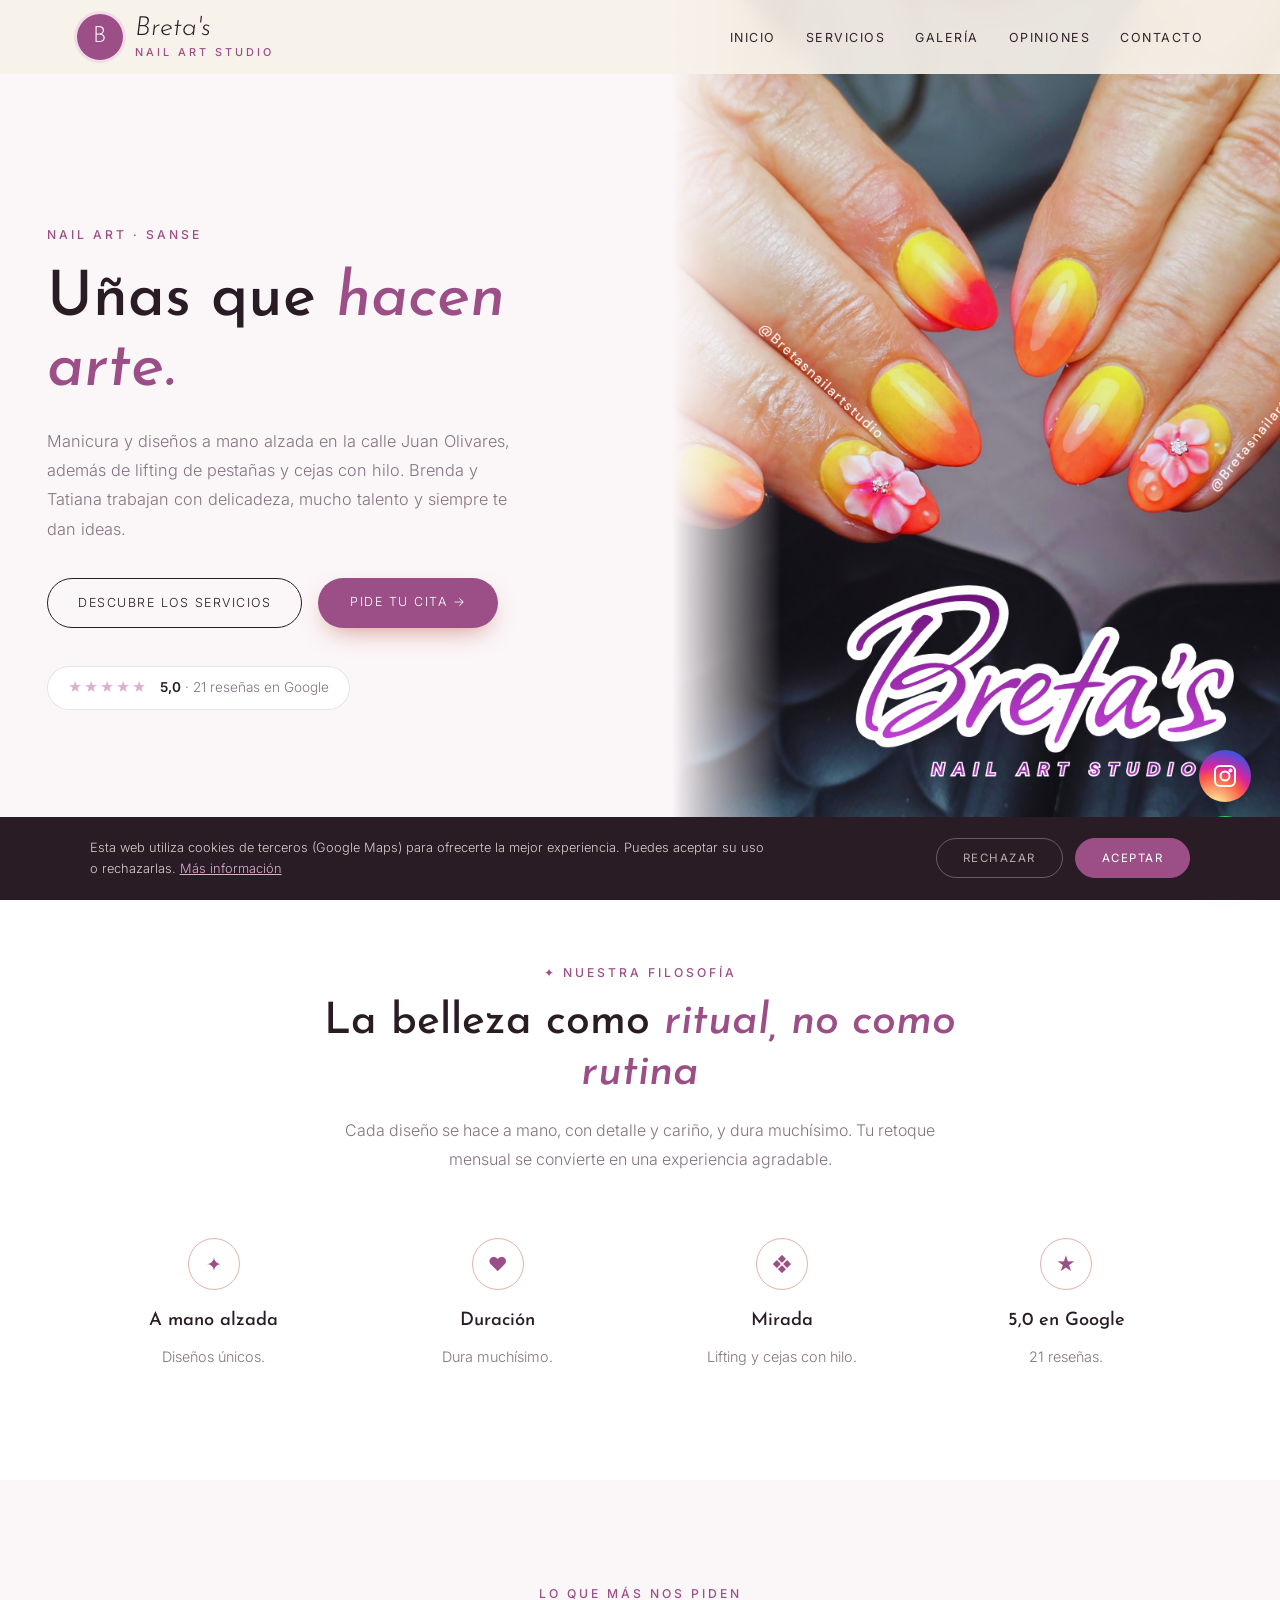
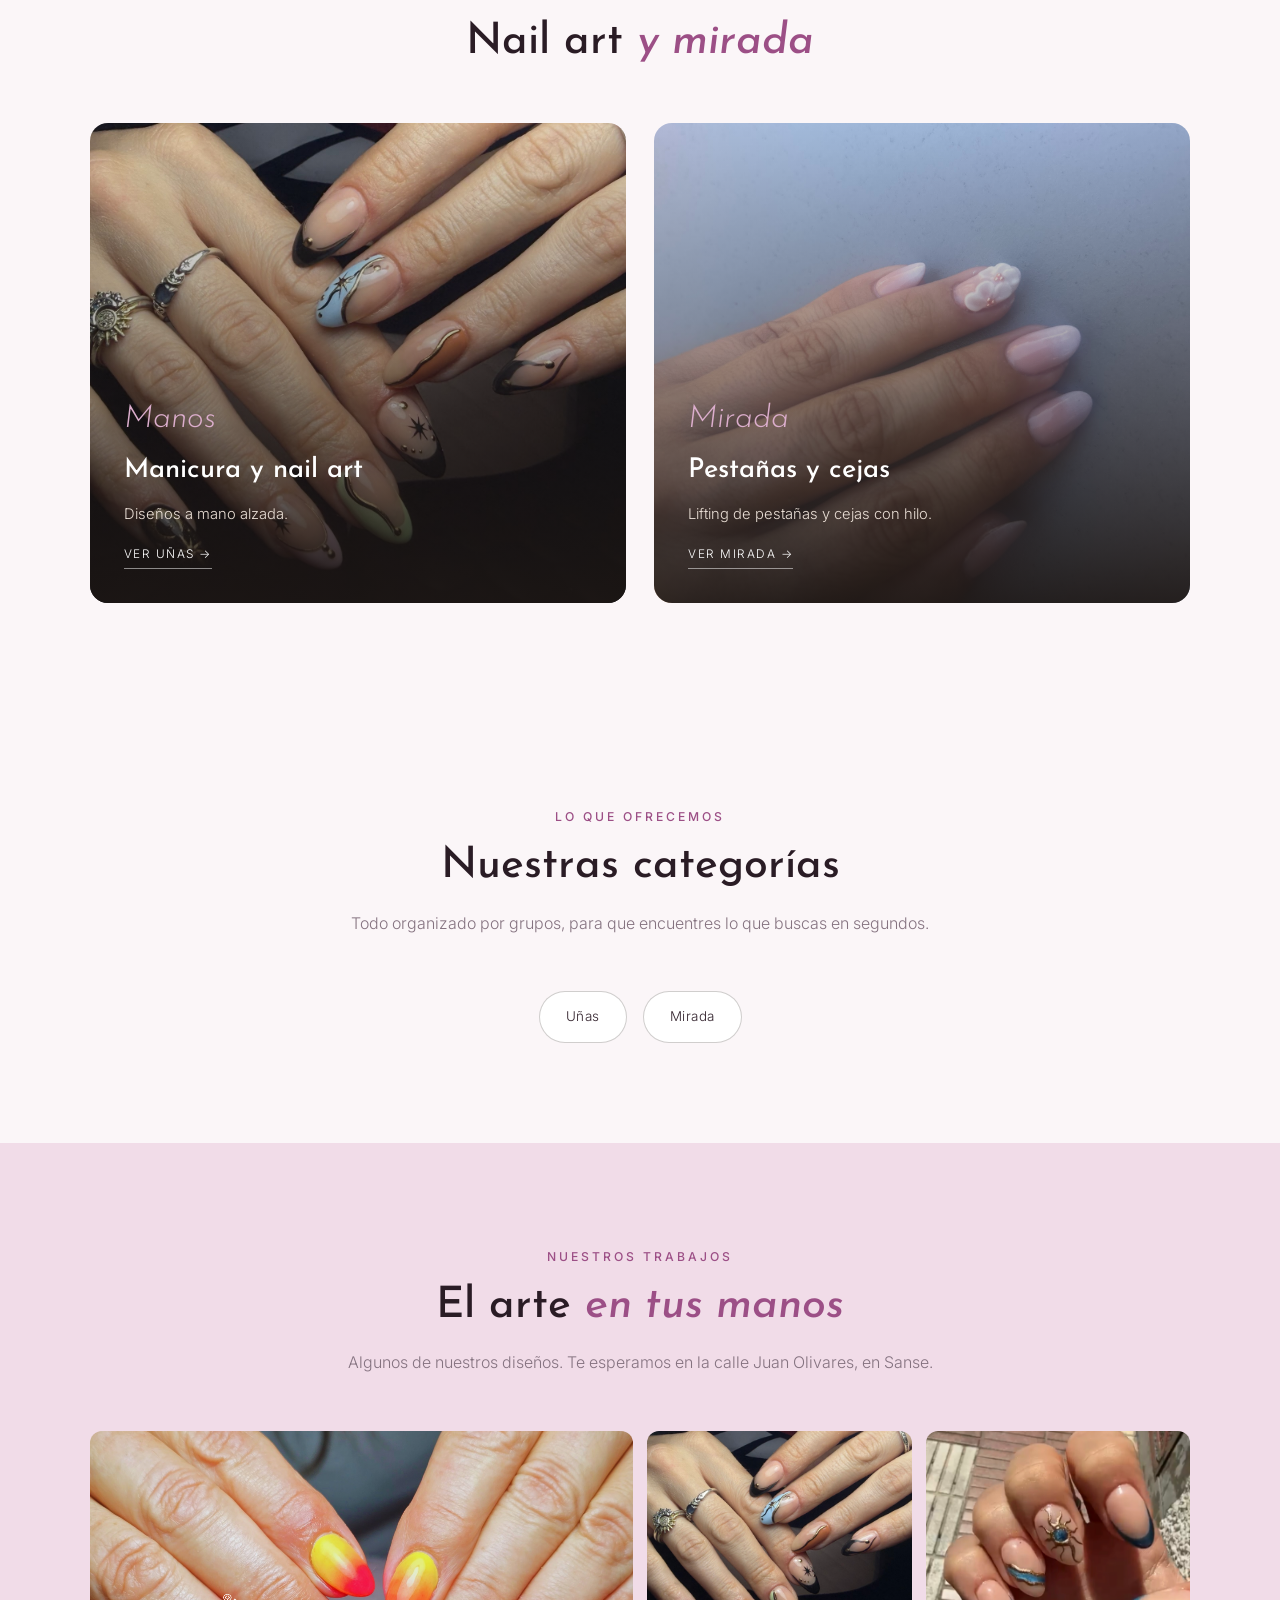
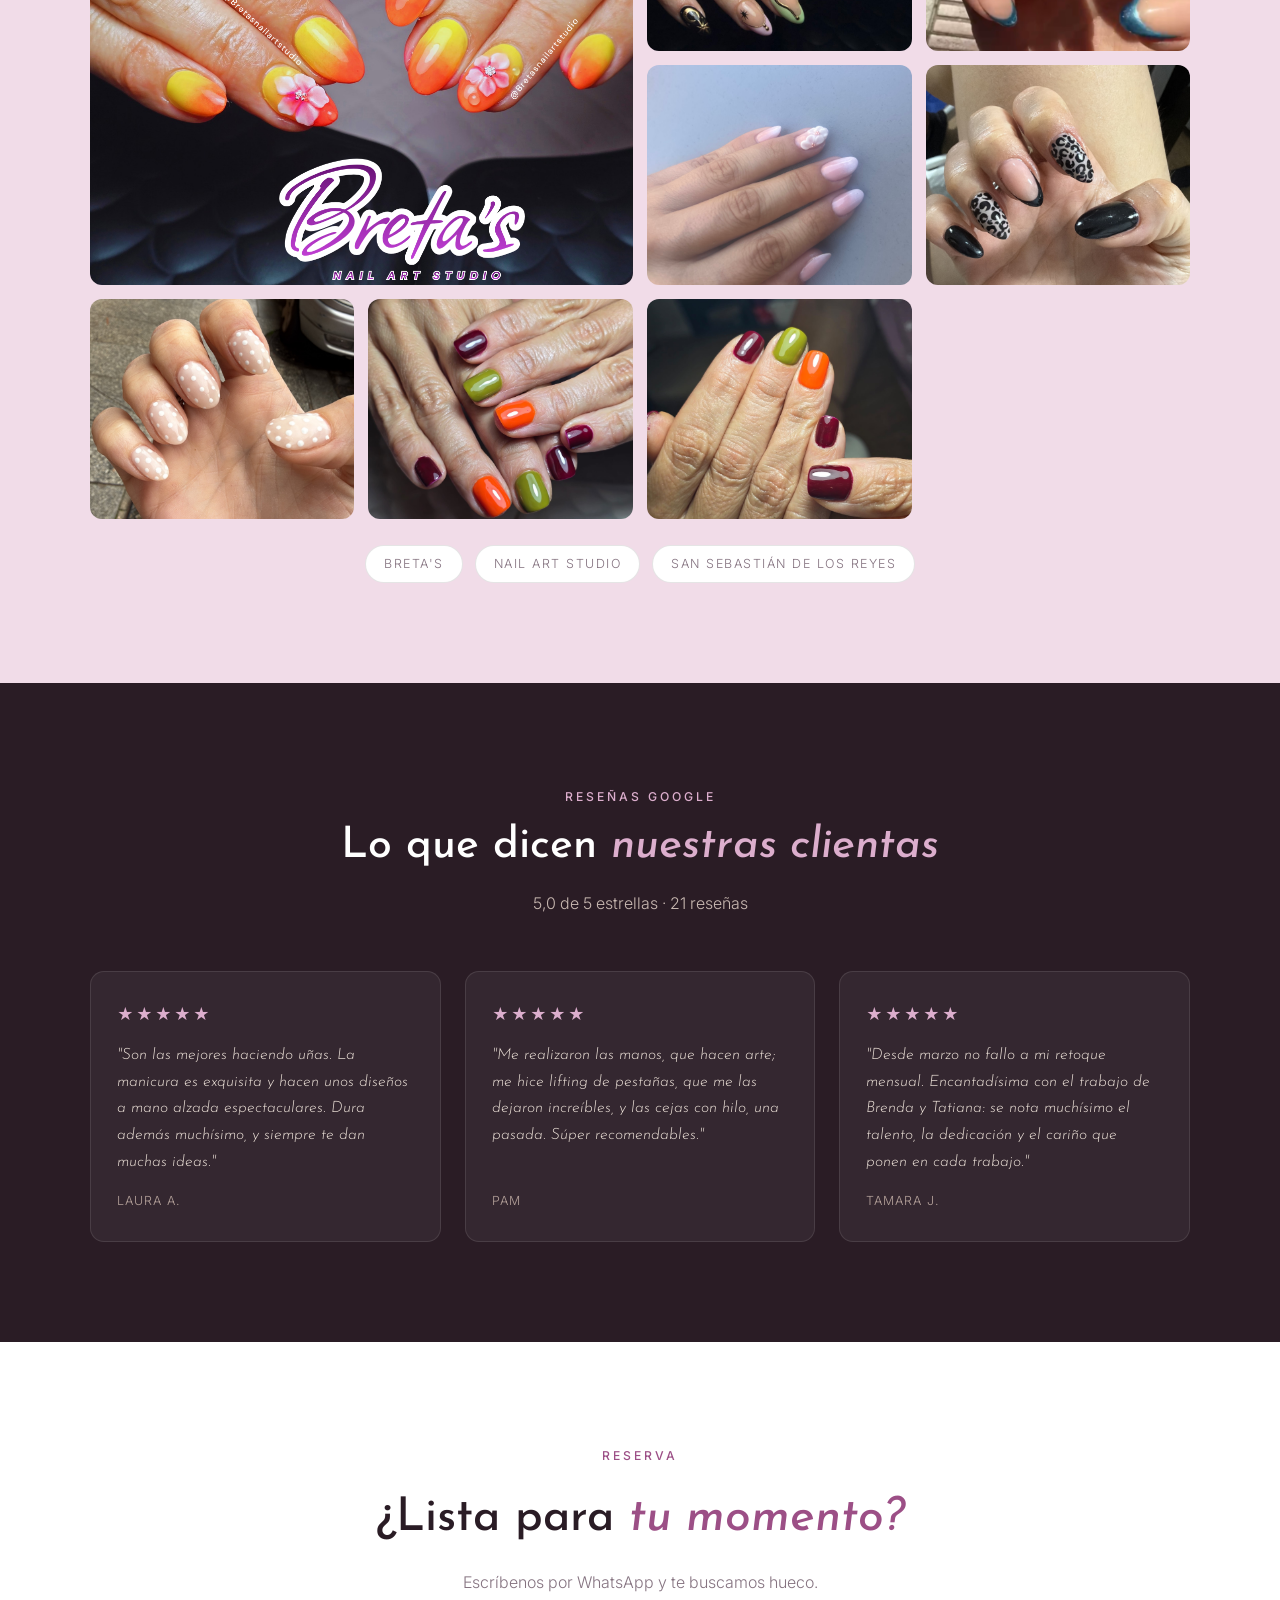
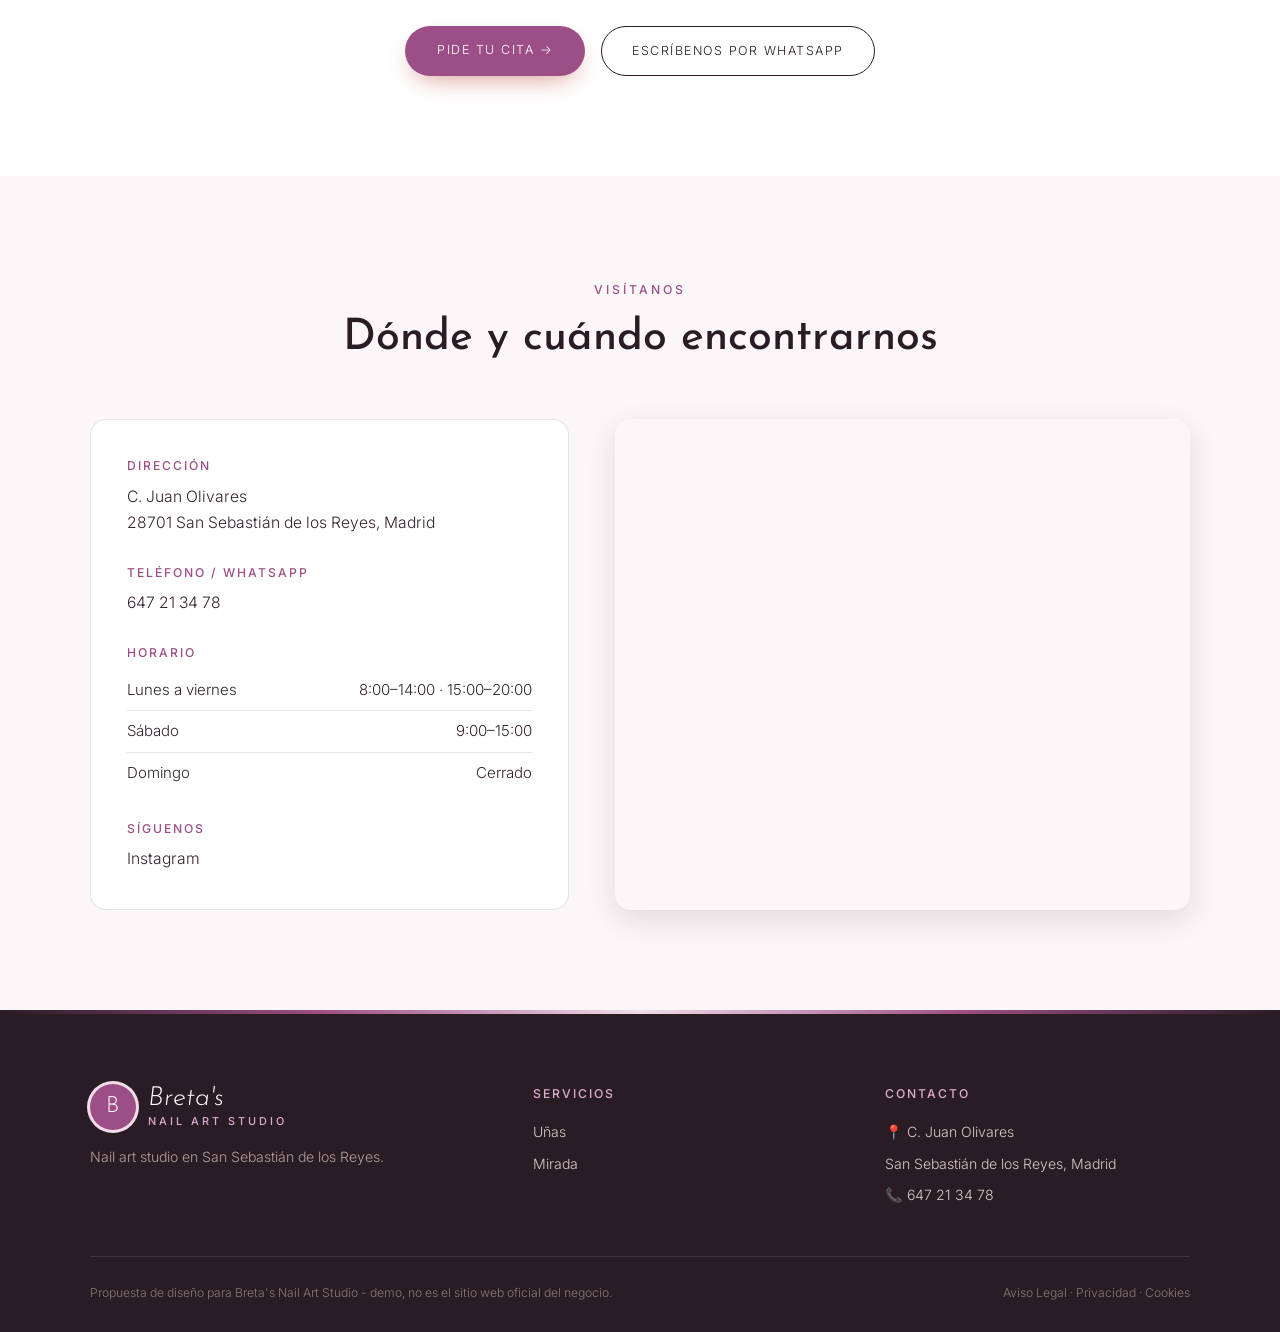
<file: index.html>
<!DOCTYPE html>
<html lang="es">
<head>
<meta charset="UTF-8">
<meta name="viewport" content="width=device-width, initial-scale=1.0">
<title>Breta's Nail Art Studio — Manicura y nail art a mano alzada en San Sebastián de los Reyes</title>
<meta name="description" content="Breta's Nail Art Studio, salón de manicura en C. Juan Olivares, San Sebastián de los Reyes. Manicura, diseños de uñas a mano alzada, lifting de pestañas y cejas con hilo con Brenda y Tatiana. 5,0★ con 21 reseñas en Google.">
<meta name="theme-color" content="#2a1c25">
<meta property="og:title" content="Breta's Nail Art Studio · San Sebastián de los Reyes">
<meta property="og:image" content="maps_01.jpg">

<link rel="preconnect" href="https://fonts.googleapis.com"><link rel="preconnect" href="https://fonts.gstatic.com" crossorigin><link href="https://fonts.googleapis.com/css2?family=Josefin+Sans:wght@400;600&family=Inter:wght@300;400;500;600&display=swap" rel="stylesheet">
<link rel="stylesheet" href="styles.css">
</head>
<body>

<header id="header">
  <a href="index.html" class="logo" aria-label="Breta's Nail Art Studio, inicio"><span class="logo-mark">B</span><span class="logo-text"><span class="script">Breta's</span><small>nail art studio</small></span></a>
  <nav id="nav" aria-label="Navegación principal"><ul><li><a href="index.html#inicio">Inicio</a></li><li><a href="servicios.html">Servicios</a></li><li><a href="index.html#galeria">Galería</a></li><li><a href="index.html#opiniones">Opiniones</a></li><li><a href="index.html#contacto">Contacto</a></li></ul></nav><button class="nav-toggle" id="navToggle" aria-label="Abrir menú">☰</button>
</header>

<section class="hero" id="inicio">
  <div class="hero-text">
    <span class="eyebrow">Nail art · Sanse</span>
    <h1>Uñas que <em>hacen arte.</em></h1>
    <p>Manicura y diseños a mano alzada en la calle Juan Olivares, además de lifting de pestañas y cejas con hilo. Brenda y Tatiana trabajan con delicadeza, mucho talento y siempre te dan ideas.</p>
    <div class="hero-ctas">
      <a href="servicios.html" class="btn-outline">Descubre los servicios</a>
      <a href="https://wa.me/34647213478?text=Hola%2C%20quiero%20pedir%20cita%20en%20Breta's%20Nail%20Art%20Studio" class="btn-solid" target="_blank" rel="noopener">Pide tu cita →</a>
    </div>
    <a class="hero-rating" href="https://www.google.com/maps/search/?api=1&query=Breta's+Nail+Art+Studio,+C.+Juan+Olivares,+San+Sebasti%C3%A1n+de+los+Reyes" target="_blank" rel="noopener"><span class="stars">★★★★★</span><span><strong>5,0</strong> · 21 reseñas en Google</span></a>
  </div>
  <div class="hero-img"><img src="maps_01.jpg" alt="Uñas degradadas con flores en Breta's Nail Art Studio" style="object-position:center 40%;"></div>
</section>

<section class="trust">
  <div class="section-head">
    <span class="eyebrow">✦ Nuestra filosofía</span>
    <h2>La belleza como <em>ritual, no como rutina</em></h2>
    <p>Cada diseño se hace a mano, con detalle y cariño, y dura muchísimo. Tu retoque mensual se convierte en una experiencia agradable.</p>
  </div>
  <div class="trust-grid">
    <div class="trust-card"><span class="trust-ic">✦</span><h3>A mano alzada</h3><p>Diseños únicos.</p></div>
    <div class="trust-card"><span class="trust-ic">♥</span><h3>Duración</h3><p>Dura muchísimo.</p></div>
    <div class="trust-card"><span class="trust-ic">❖</span><h3>Mirada</h3><p>Lifting y cejas con hilo.</p></div>
    <div class="trust-card"><span class="trust-ic">★</span><h3>5,0 en Google</h3><p>21 reseñas.</p></div>
  </div>
</section>

<section class="worlds">
  <div class="section-head">
    <span class="eyebrow">Lo que más nos piden</span>
    <h2>Nail art <em>y mirada</em></h2>
  </div>
  <div class="worlds-grid">
    <a href="servicios.html#unas" class="world-card"><img src="maps_03.jpg" alt="Manicura y nail art"><div class="world-text"><span class="script">Manos</span><h3>Manicura y nail art</h3><p>Diseños a mano alzada.</p><span class="world-link">Ver uñas →</span></div></a>
    <a href="servicios.html#mirada" class="world-card"><img src="maps_10.jpg" alt="Pestañas y cejas"><div class="world-text"><span class="script">Mirada</span><h3>Pestañas y cejas</h3><p>Lifting de pestañas y cejas con hilo.</p><span class="world-link">Ver mirada →</span></div></a>
  </div>
</section>

<section>
  <div class="section-head">
    <span class="eyebrow">Lo que ofrecemos</span>
    <h2>Nuestras categorías</h2>
    <p>Todo organizado por grupos, para que encuentres lo que buscas en segundos.</p>
  </div>
  <div class="cat-pills">
    <a href="servicios.html#unas" class="cat-pill">Uñas</a>
    <a href="servicios.html#mirada" class="cat-pill">Mirada</a>
  </div>
</section>

<section class="gallery-wrap" id="galeria">
  <div class="section-head">
    <span class="eyebrow">Nuestros trabajos</span>
    <h2>El arte <em>en tus manos</em></h2>
    <p>Algunos de nuestros diseños. Te esperamos en la calle Juan Olivares, en Sanse.</p>
  </div>
  <div class="gallery">
    <figure class="big"><img src="maps_01.jpg" alt="Degradado con flores en relieve" loading="lazy"></figure>
    <figure><img src="maps_03.jpg" alt="Diseño de estrellas y líneas doradas" loading="lazy"></figure>
    <figure><img src="maps_04.jpg" alt="Francesa azul con sol dorado" loading="lazy"></figure>
    <figure><img src="maps_10.jpg" alt="Rosa con flor en relieve" loading="lazy"></figure>
    <figure><img src="maps_07.jpg" alt="Animal print y francesa negra" loading="lazy"></figure>
    <figure><img src="maps_08.jpg" alt="Lunares blancos" loading="lazy"></figure>
    <figure><img src="maps_02.jpg" alt="Colores de otoño" loading="lazy"></figure>
    <figure><img src="maps_05.jpg" alt="Manicura en tonos de otoño" loading="lazy"></figure>
  </div>
  <div class="brands"><span>Breta's</span><span>Nail Art Studio</span><span>San Sebastián de los Reyes</span></div>
</section>

<section class="reviews-wrap" id="opiniones">
  <div class="section-head">
    <span class="eyebrow">Reseñas Google</span>
    <h2>Lo que dicen <em>nuestras clientas</em></h2>
    <p>5,0 de 5 estrellas · 21 reseñas</p>
  </div>
  <div class="review-grid">
    <div class="review-card"><div class="stars">★★★★★</div><p>"Son las mejores haciendo uñas. La manicura es exquisita y hacen unos diseños a mano alzada espectaculares. Dura además muchísimo, y siempre te dan muchas ideas."</p><cite>Laura A.</cite></div>
    <div class="review-card"><div class="stars">★★★★★</div><p>"Me realizaron las manos, que hacen arte; me hice lifting de pestañas, que me las dejaron increíbles, y las cejas con hilo, una pasada. Súper recomendables."</p><cite>Pam</cite></div>
    <div class="review-card"><div class="stars">★★★★★</div><p>"Desde marzo no fallo a mi retoque mensual. Encantadísima con el trabajo de Brenda y Tatiana: se nota muchísimo el talento, la dedicación y el cariño que ponen en cada trabajo."</p><cite>Tamara J.</cite></div>
  </div>
</section>

<section class="cta-section">
  <span class="eyebrow">Reserva</span>
  <h2>¿Lista para <em>tu momento?</em></h2>
  <p>Escríbenos por WhatsApp y te buscamos hueco.</p>
  <div class="cta-row">
    <a href="https://wa.me/34647213478?text=Hola%2C%20quiero%20pedir%20cita%20en%20Breta's%20Nail%20Art%20Studio" class="btn-solid" target="_blank" rel="noopener">Pide tu cita →</a>
    <a href="https://wa.me/34647213478?text=Hola%2C%20quiero%20pedir%20cita%20en%20Breta's%20Nail%20Art%20Studio" class="btn-outline" target="_blank" rel="noopener">Escríbenos por WhatsApp</a>
  </div>
</section>

<section class="contact-section" id="contacto">
  <div class="section-head">
    <span class="eyebrow">Visítanos</span>
    <h2>Dónde y cuándo encontrarnos</h2>
  </div>
  <div class="contact-grid">
    <div class="contact-info">
      <div class="contact-block"><h3>Dirección</h3><p>C. Juan Olivares<br>28701 San Sebastián de los Reyes, Madrid</p></div>
      <div class="contact-block"><h3>Teléfono / WhatsApp</h3><p><a href="tel:+34647213478">647 21 34 78</a></p></div>
      <div class="contact-block"><h3>Horario</h3><ul class="hours-list"><li><span>Lunes a viernes</span><span>8:00–14:00 · 15:00–20:00</span></li><li><span>Sábado</span><span>9:00–15:00</span></li><li><span>Domingo</span><span>Cerrado</span></li></ul></div>
      <div class="contact-block"><h3>Síguenos</h3><p><a href="https://www.instagram.com/bretasnailart.studio/" target="_blank" rel="noopener">Instagram</a></p></div>
    </div>
    <div class="contact-map">
      <iframe title="Mapa de Breta's Nail Art Studio" src="https://www.google.com/maps?q=Breta's+Nail+Art+Studio,+C.+Juan+Olivares,+San+Sebasti%C3%A1n+de+los+Reyes&output=embed" width="100%" height="100%" style="border:0;" allowfullscreen="" loading="lazy" referrerpolicy="no-referrer-when-downgrade"></iframe>
    </div>
  </div>
</section>

<footer>
  <div class="footer-grid">
    <div class="footer-brand">
      <a href="index.html" class="logo light"><span class="logo-mark">B</span><span class="logo-text"><span class="script">Breta's</span><small>nail art studio</small></span></a>
      <p>Nail art studio en San Sebastián de los Reyes.</p>
    </div>
    <div><h4>Servicios</h4><ul><li><a href="servicios.html#unas">Uñas</a></li><li><a href="servicios.html#mirada">Mirada</a></li></ul></div>
    <div><h4>Contacto</h4><ul><li>📍 C. Juan Olivares</li><li>San Sebastián de los Reyes, Madrid</li><li>📞 <a href="tel:+34647213478">647 21 34 78</a></li></ul></div>
  </div>
  <div class="footer-bottom">
    <span>Propuesta de diseño para Breta's Nail Art Studio - demo, no es el sitio web oficial del negocio.</span>
    <span><a href="aviso-legal.html">Aviso Legal</a> &middot; <a href="politica-privacidad.html">Privacidad</a> &middot; <a href="politica-cookies.html">Cookies</a></span>
  </div>
</footer>

<div id="cookie-banner" class="cookie-banner"><p>Esta web utiliza cookies de terceros (Google Maps) para ofrecerte la mejor experiencia. Puedes aceptar su uso o rechazarlas. <a href="politica-cookies.html">Más información</a></p><div class="cookie-actions"><button onclick="setCookieChoice('rejected')" class="ck-reject">Rechazar</button><button onclick="setCookieChoice('accepted')" class="ck-accept">Aceptar</button></div></div>
<div class="social-fabs"><a class="ig-fab" href="https://www.instagram.com/bretasnailart.studio/" target="_blank" rel="noopener" aria-label="Visitar Instagram"><svg width="24" height="24" viewBox="0 0 24 24" fill="none" stroke="white" stroke-width="2"><rect x="2" y="2" width="20" height="20" rx="5"/><circle cx="12" cy="12" r="4.5"/><circle cx="17.5" cy="6.5" r="1" fill="white"/></svg></a><a class="wa-fab" href="https://wa.me/34647213478?text=Hola%2C%20quiero%20pedir%20cita%20en%20Breta's%20Nail%20Art%20Studio" target="_blank" rel="noopener" aria-label="Escribir por WhatsApp"><svg width="28" height="28" viewBox="0 0 24 24" fill="white"><path d="M17.5 14.4c-.3-.1-1.8-.9-2-1s-.5-.1-.7.1-.8 1-.9 1.2-.3.2-.6.1a8.2 8.2 0 0 1-2.4-1.5 9 9 0 0 1-1.7-2.1c-.2-.3 0-.5.1-.6l.4-.5.3-.5v-.5l-.9-2.2c-.2-.6-.5-.5-.7-.5h-.6a1.1 1.1 0 0 0-.8.4 3.4 3.4 0 0 0-1 2.5 5.9 5.9 0 0 0 1.2 3.1 13.5 13.5 0 0 0 5.2 4.6c2.6 1 2.6.7 3.1.6a2.6 2.6 0 0 0 1.7-1.2 2.1 2.1 0 0 0 .2-1.2c-.1-.1-.3-.2-.6-.3ZM12 21.8a9.8 9.8 0 0 1-5-1.4l-.4-.2-3.7 1 1-3.6-.2-.4A9.8 9.8 0 1 1 12 21.8Zm8.4-18.3A11.8 11.8 0 0 0 1.8 17.7L.2 23.8l6.3-1.6a11.8 11.8 0 0 0 5.6 1.4A11.8 11.8 0 0 0 20.4 3.5Z"/></svg></a></div>
<script src="main.js"></script>
</body>
</html>
</file>
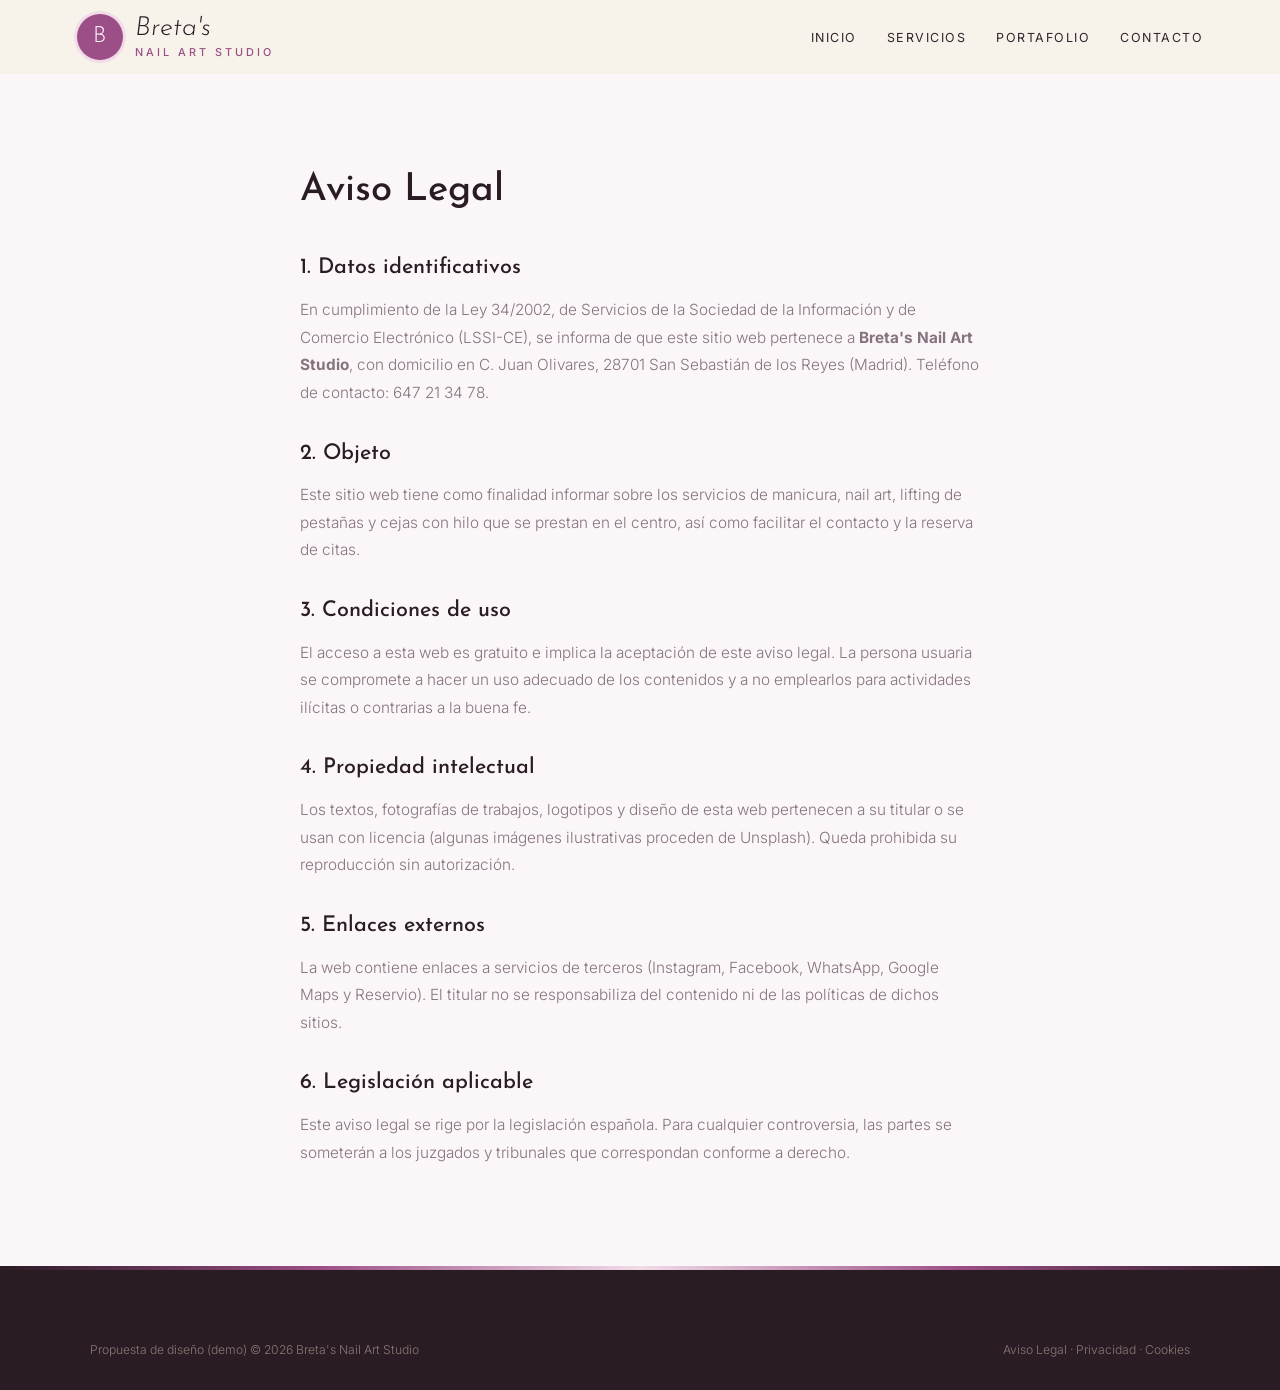
<file: aviso-legal.html>
<!DOCTYPE html>
<html lang="es">
<head>
<meta charset="UTF-8">
<meta name="viewport" content="width=device-width, initial-scale=1.0">
<title>Aviso Legal — Breta's Nail Art Studio</title>
<meta name="robots" content="noindex">

<link rel="preconnect" href="https://fonts.googleapis.com">
<link href="https://fonts.googleapis.com/css2?family=Josefin+Sans:wght@400;600&family=Inter:wght@300;400;500;600&display=swap" rel="stylesheet">
<link rel="stylesheet" href="styles.css">
</head>
<body>
<header id="header" class="scrolled">
  <a href="index.html" class="logo" aria-label="Breta's Nail Art Studio, inicio">
    <span class="logo-mark">B</span>
    <span class="logo-text"><span class="script">Breta's</span><small>nail art studio</small></span>
  </a>
  <nav id="nav" aria-label="Navegación principal">
    <ul>
      <li><a href="index.html#inicio">Inicio</a></li>
      <li><a href="servicios.html">Servicios</a></li>
      <li><a href="portafolio.html">Portafolio</a></li>
      <li><a href="index.html#contacto">Contacto</a></li>
    </ul>
  </nav>
  <button class="nav-toggle" id="navToggle" aria-label="Abrir menú">☰</button>
</header>
<main class="legal"><h1>Aviso Legal</h1>
<h2>1. Datos identificativos</h2>
<p>En cumplimiento de la Ley 34/2002, de Servicios de la Sociedad de la Información y de Comercio Electrónico (LSSI-CE), se informa de que este sitio web pertenece a <strong>Breta's Nail Art Studio</strong>, con domicilio en C. Juan Olivares, 28701 San Sebastián de los Reyes (Madrid). Teléfono de contacto: 647 21 34 78.</p>
<h2>2. Objeto</h2>
<p>Este sitio web tiene como finalidad informar sobre los servicios de manicura, nail art, lifting de pestañas y cejas con hilo que se prestan en el centro, así como facilitar el contacto y la reserva de citas.</p>
<h2>3. Condiciones de uso</h2>
<p>El acceso a esta web es gratuito e implica la aceptación de este aviso legal. La persona usuaria se compromete a hacer un uso adecuado de los contenidos y a no emplearlos para actividades ilícitas o contrarias a la buena fe.</p>
<h2>4. Propiedad intelectual</h2>
<p>Los textos, fotografías de trabajos, logotipos y diseño de esta web pertenecen a su titular o se usan con licencia (algunas imágenes ilustrativas proceden de Unsplash). Queda prohibida su reproducción sin autorización.</p>
<h2>5. Enlaces externos</h2>
<p>La web contiene enlaces a servicios de terceros (Instagram, Facebook, WhatsApp, Google Maps y Reservio). El titular no se responsabiliza del contenido ni de las políticas de dichos sitios.</p>
<h2>6. Legislación aplicable</h2>
<p>Este aviso legal se rige por la legislación española. Para cualquier controversia, las partes se someterán a los juzgados y tribunales que correspondan conforme a derecho.</p></main>
<footer>
  <div class="footer-bottom" style="margin-top:0">
    <span>Propuesta de diseño (demo) © 2026 Breta's Nail Art Studio</span>
    <span><a href="aviso-legal.html">Aviso Legal</a> &middot; <a href="politica-privacidad.html">Privacidad</a> &middot; <a href="politica-cookies.html">Cookies</a></span>
  </div>
</footer>
<script src="main.js"></script>
</body>
</html>
</file>
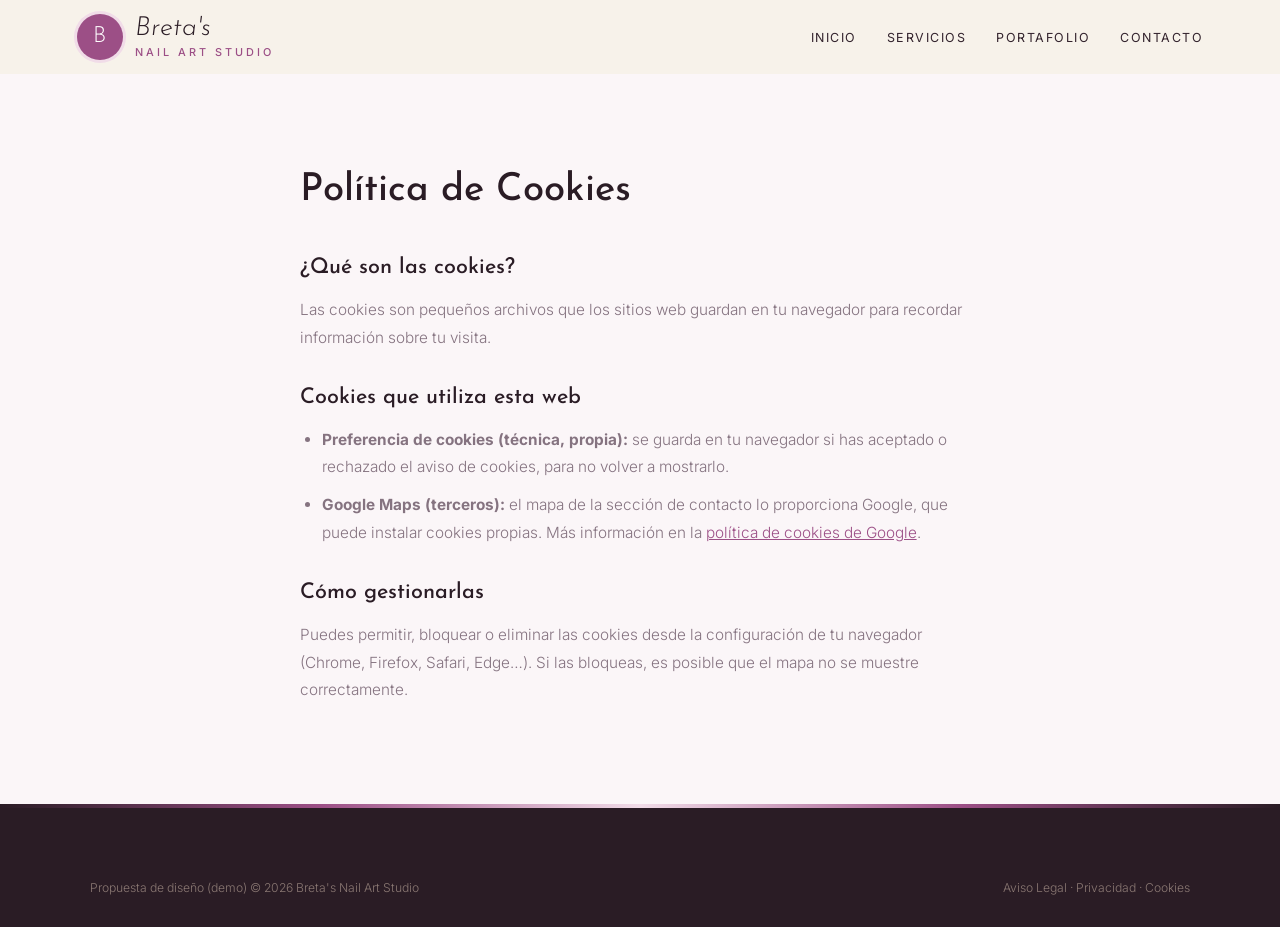
<file: politica-cookies.html>
<!DOCTYPE html>
<html lang="es">
<head>
<meta charset="UTF-8">
<meta name="viewport" content="width=device-width, initial-scale=1.0">
<title>Política de Cookies — Breta's Nail Art Studio</title>
<meta name="robots" content="noindex">

<link rel="preconnect" href="https://fonts.googleapis.com">
<link href="https://fonts.googleapis.com/css2?family=Josefin+Sans:wght@400;600&family=Inter:wght@300;400;500;600&display=swap" rel="stylesheet">
<link rel="stylesheet" href="styles.css">
</head>
<body>
<header id="header" class="scrolled">
  <a href="index.html" class="logo" aria-label="Breta's Nail Art Studio, inicio">
    <span class="logo-mark">B</span>
    <span class="logo-text"><span class="script">Breta's</span><small>nail art studio</small></span>
  </a>
  <nav id="nav" aria-label="Navegación principal">
    <ul>
      <li><a href="index.html#inicio">Inicio</a></li>
      <li><a href="servicios.html">Servicios</a></li>
      <li><a href="portafolio.html">Portafolio</a></li>
      <li><a href="index.html#contacto">Contacto</a></li>
    </ul>
  </nav>
  <button class="nav-toggle" id="navToggle" aria-label="Abrir menú">☰</button>
</header>
<main class="legal"><h1>Política de Cookies</h1>
<h2>¿Qué son las cookies?</h2>
<p>Las cookies son pequeños archivos que los sitios web guardan en tu navegador para recordar información sobre tu visita.</p>
<h2>Cookies que utiliza esta web</h2>
<ul>
<li><strong>Preferencia de cookies (técnica, propia):</strong> se guarda en tu navegador si has aceptado o rechazado el aviso de cookies, para no volver a mostrarlo.</li>
<li><strong>Google Maps (terceros):</strong> el mapa de la sección de contacto lo proporciona Google, que puede instalar cookies propias. Más información en la <a href="https://policies.google.com/technologies/cookies" target="_blank" rel="noopener">política de cookies de Google</a>.</li>
</ul>
<h2>Cómo gestionarlas</h2>
<p>Puedes permitir, bloquear o eliminar las cookies desde la configuración de tu navegador (Chrome, Firefox, Safari, Edge…). Si las bloqueas, es posible que el mapa no se muestre correctamente.</p></main>
<footer>
  <div class="footer-bottom" style="margin-top:0">
    <span>Propuesta de diseño (demo) © 2026 Breta's Nail Art Studio</span>
    <span><a href="aviso-legal.html">Aviso Legal</a> &middot; <a href="politica-privacidad.html">Privacidad</a> &middot; <a href="politica-cookies.html">Cookies</a></span>
  </div>
</footer>
<script src="main.js"></script>
</body>
</html>
</file>
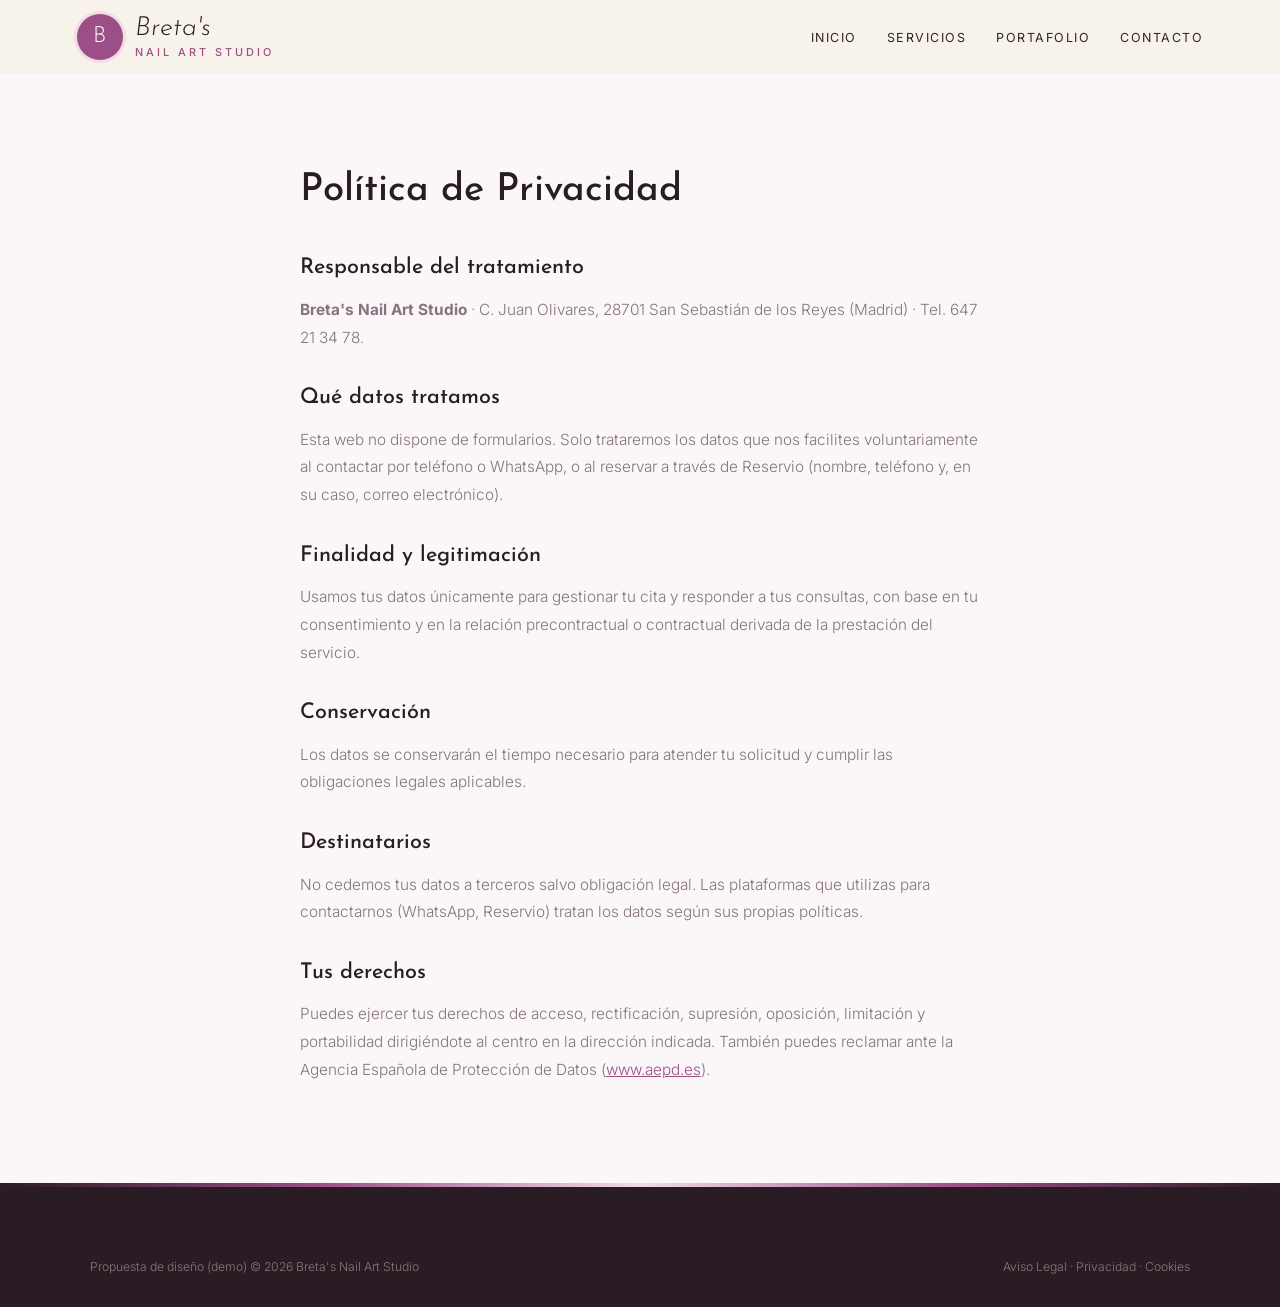
<file: politica-privacidad.html>
<!DOCTYPE html>
<html lang="es">
<head>
<meta charset="UTF-8">
<meta name="viewport" content="width=device-width, initial-scale=1.0">
<title>Política de Privacidad — Breta's Nail Art Studio</title>
<meta name="robots" content="noindex">

<link rel="preconnect" href="https://fonts.googleapis.com">
<link href="https://fonts.googleapis.com/css2?family=Josefin+Sans:wght@400;600&family=Inter:wght@300;400;500;600&display=swap" rel="stylesheet">
<link rel="stylesheet" href="styles.css">
</head>
<body>
<header id="header" class="scrolled">
  <a href="index.html" class="logo" aria-label="Breta's Nail Art Studio, inicio">
    <span class="logo-mark">B</span>
    <span class="logo-text"><span class="script">Breta's</span><small>nail art studio</small></span>
  </a>
  <nav id="nav" aria-label="Navegación principal">
    <ul>
      <li><a href="index.html#inicio">Inicio</a></li>
      <li><a href="servicios.html">Servicios</a></li>
      <li><a href="portafolio.html">Portafolio</a></li>
      <li><a href="index.html#contacto">Contacto</a></li>
    </ul>
  </nav>
  <button class="nav-toggle" id="navToggle" aria-label="Abrir menú">☰</button>
</header>
<main class="legal"><h1>Política de Privacidad</h1>
<h2>Responsable del tratamiento</h2>
<p><strong>Breta's Nail Art Studio</strong> · C. Juan Olivares, 28701 San Sebastián de los Reyes (Madrid) · Tel. 647 21 34 78.</p>
<h2>Qué datos tratamos</h2>
<p>Esta web no dispone de formularios. Solo trataremos los datos que nos facilites voluntariamente al contactar por teléfono o WhatsApp, o al reservar a través de Reservio (nombre, teléfono y, en su caso, correo electrónico).</p>
<h2>Finalidad y legitimación</h2>
<p>Usamos tus datos únicamente para gestionar tu cita y responder a tus consultas, con base en tu consentimiento y en la relación precontractual o contractual derivada de la prestación del servicio.</p>
<h2>Conservación</h2>
<p>Los datos se conservarán el tiempo necesario para atender tu solicitud y cumplir las obligaciones legales aplicables.</p>
<h2>Destinatarios</h2>
<p>No cedemos tus datos a terceros salvo obligación legal. Las plataformas que utilizas para contactarnos (WhatsApp, Reservio) tratan los datos según sus propias políticas.</p>
<h2>Tus derechos</h2>
<p>Puedes ejercer tus derechos de acceso, rectificación, supresión, oposición, limitación y portabilidad dirigiéndote al centro en la dirección indicada. También puedes reclamar ante la Agencia Española de Protección de Datos (<a href="https://www.aepd.es" target="_blank" rel="noopener">www.aepd.es</a>).</p></main>
<footer>
  <div class="footer-bottom" style="margin-top:0">
    <span>Propuesta de diseño (demo) © 2026 Breta's Nail Art Studio</span>
    <span><a href="aviso-legal.html">Aviso Legal</a> &middot; <a href="politica-privacidad.html">Privacidad</a> &middot; <a href="politica-cookies.html">Cookies</a></span>
  </div>
</footer>
<script src="main.js"></script>
</body>
</html>
</file>
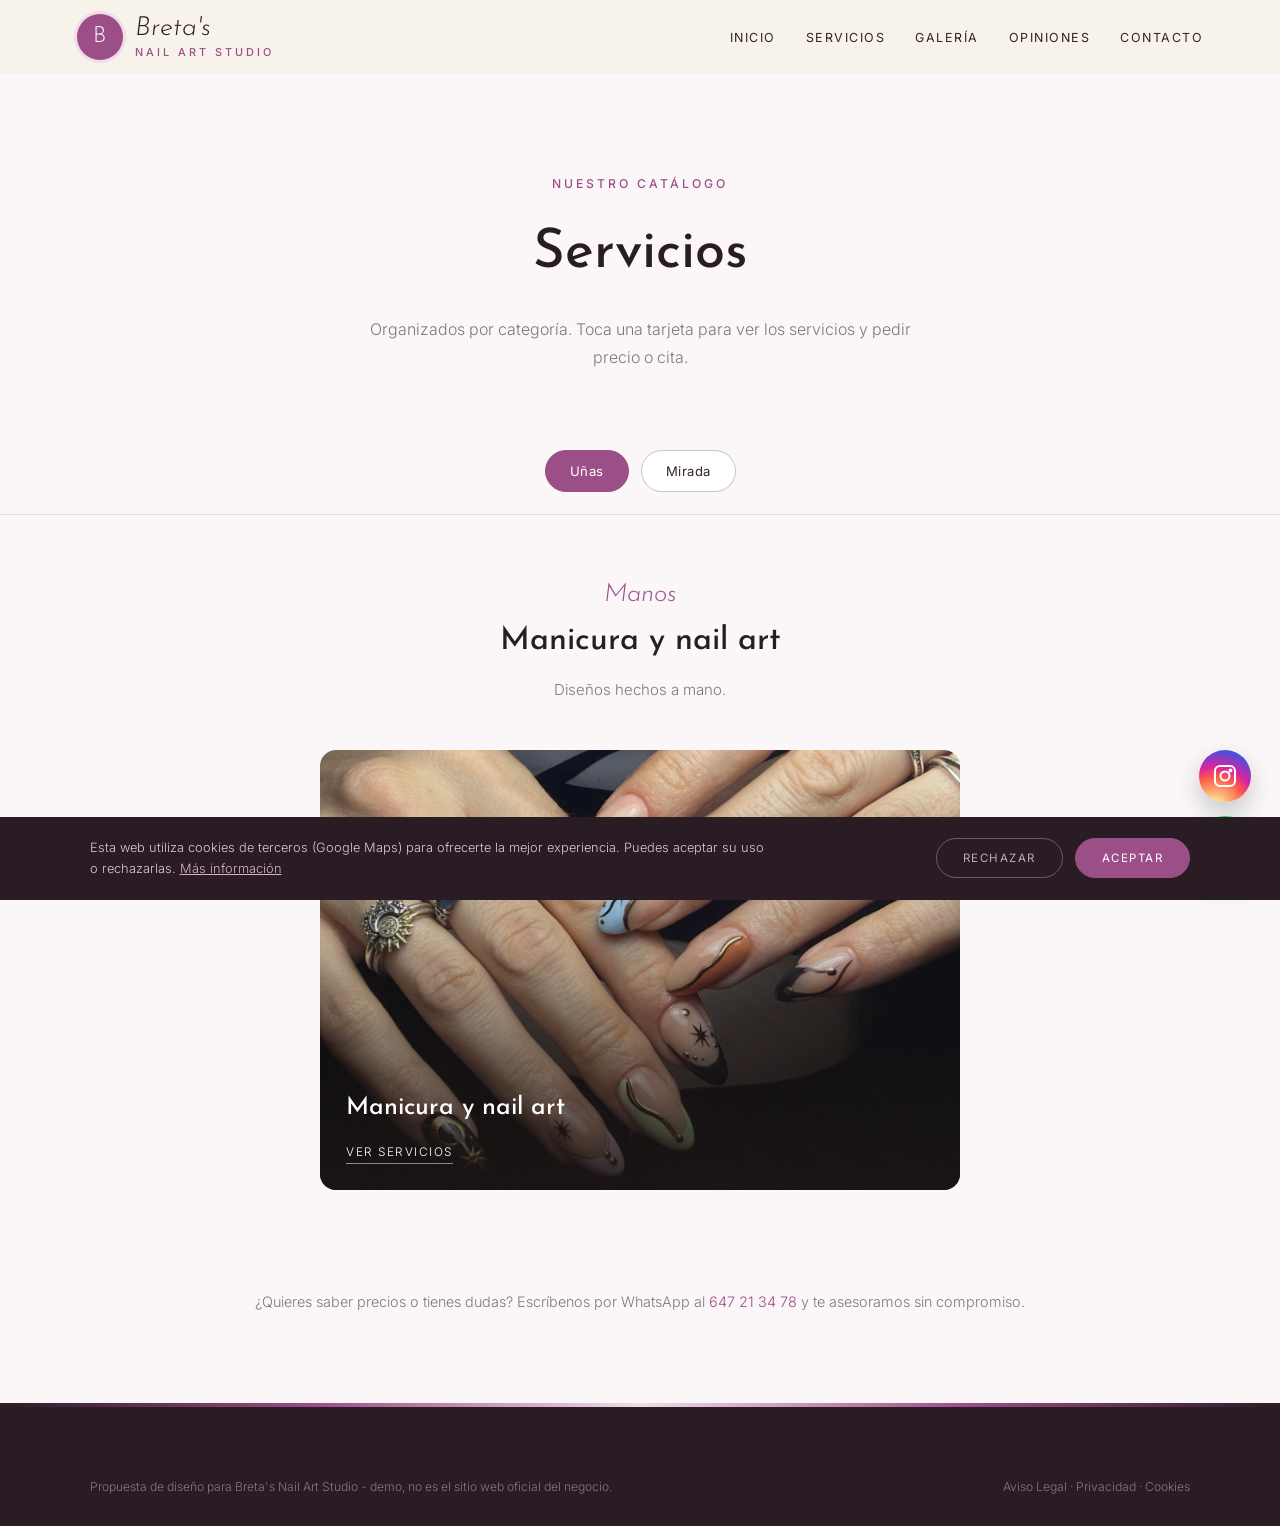
<file: servicios.html>
<!DOCTYPE html>
<html lang="es">
<head>
<meta charset="UTF-8">
<meta name="viewport" content="width=device-width, initial-scale=1.0">
<title>Servicios — Breta's Nail Art Studio · San Sebastián de los Reyes</title>
<meta name="description" content="Servicios de Breta's Nail Art Studio en San Sebastián de los Reyes.">

<link rel="preconnect" href="https://fonts.googleapis.com"><link rel="preconnect" href="https://fonts.gstatic.com" crossorigin><link href="https://fonts.googleapis.com/css2?family=Josefin+Sans:wght@400;600&family=Inter:wght@300;400;500;600&display=swap" rel="stylesheet">
<link rel="stylesheet" href="styles.css">
</head>
<body>

<header id="header" class="scrolled">
  <a href="index.html" class="logo" aria-label="Breta's Nail Art Studio, inicio"><span class="logo-mark">B</span><span class="logo-text"><span class="script">Breta's</span><small>nail art studio</small></span></a>
  <nav id="nav" aria-label="Navegación principal"><ul><li><a href="index.html#inicio">Inicio</a></li><li><a href="servicios.html">Servicios</a></li><li><a href="index.html#galeria">Galería</a></li><li><a href="index.html#opiniones">Opiniones</a></li><li><a href="index.html#contacto">Contacto</a></li></ul></nav><button class="nav-toggle" id="navToggle" aria-label="Abrir menú">☰</button>
</header>

<div class="page-hero">
  <span class="eyebrow">Nuestro catálogo</span>
  <h1>Servicios</h1>
  <p>Organizados por categoría. Toca una tarjeta para ver los servicios y pedir precio o cita.</p>
</div>

<div class="tabs">
  <button class="tab-btn active" data-tab="unas">Uñas</button>
  <button class="tab-btn" data-tab="mirada">Mirada</button>
  
</div>

<div class="tab-panel active" id="unas">
  <div class="tab-intro"><span class="script">Manos</span><h2>Manicura y nail art</h2><p>Diseños hechos a mano.</p></div>
  <div class="cat-grid single">
    <div class="cat-card" onclick="openModal('unas')"><img src="maps_03.jpg" alt="Manicura y nail art" loading="lazy"><div class="cat-card-text"><h3>Manicura y nail art</h3><span>Ver servicios</span></div></div>
  </div>
</div>

<div class="tab-panel" id="mirada">
  <div class="tab-intro"><span class="script">Mirada</span><h2>Pestañas y cejas</h2><p>Para una mirada increíble.</p></div>
  <div class="cat-grid single">
    <div class="cat-card" onclick="openModal('mirada')"><img src="maps_10.jpg" alt="Pestañas y cejas" loading="lazy"><div class="cat-card-text"><h3>Pestañas y cejas</h3><span>Ver servicios</span></div></div>
  </div>
</div>


<p class="services-note">¿Quieres saber precios o tienes dudas? Escríbenos por WhatsApp al <a href="https://wa.me/34647213478" target="_blank" rel="noopener" style="color:var(--red)">647 21 34 78</a> y te asesoramos sin compromiso.</p>

<div class="modal-overlay" id="modal-unas"><div class="modal">
  <button class="modal-close" onclick="closeModal('unas')" aria-label="Cerrar">×</button>
  <h3>Manicura y nail art</h3><p class="modal-sub">Manos</p>
  <div class="svc-row"><div><div class="svc-name">Manicura</div><span class="svc-desc"></span></div><div class="svc-price">Consultar</div></div>
  <div class="svc-row"><div><div class="svc-name">Diseños a mano alzada</div><span class="svc-desc"></span></div><div class="svc-price">Consultar</div></div>
  <div class="svc-row"><div><div class="svc-name">Retoque mensual</div><span class="svc-desc"></span></div><div class="svc-price">Consultar</div></div>
  <a class="modal-cta alt" href="https://wa.me/34647213478?text=Hola%2C%20quiero%20informaci%C3%B3n%20sobre%20manicura%20y%20nail%20art" target="_blank" rel="noopener">Pedir cita por WhatsApp</a>
</div></div>

<div class="modal-overlay" id="modal-mirada"><div class="modal">
  <button class="modal-close" onclick="closeModal('mirada')" aria-label="Cerrar">×</button>
  <h3>Pestañas y cejas</h3><p class="modal-sub">Mirada</p>
  <div class="svc-row"><div><div class="svc-name">Lifting de pestañas</div><span class="svc-desc"></span></div><div class="svc-price">Consultar</div></div>
  <div class="svc-row"><div><div class="svc-name">Cejas con hilo</div><span class="svc-desc"></span></div><div class="svc-price">Consultar</div></div>
  <a class="modal-cta alt" href="https://wa.me/34647213478?text=Hola%2C%20quiero%20informaci%C3%B3n%20sobre%20pesta%C3%B1as%20y%20cejas" target="_blank" rel="noopener">Pedir cita por WhatsApp</a>
</div></div>


<footer>
  <div class="footer-bottom" style="margin-top:0">
    <span>Propuesta de diseño para Breta's Nail Art Studio - demo, no es el sitio web oficial del negocio.</span>
    <span><a href="aviso-legal.html">Aviso Legal</a> &middot; <a href="politica-privacidad.html">Privacidad</a> &middot; <a href="politica-cookies.html">Cookies</a></span>
  </div>
</footer>

<div id="cookie-banner" class="cookie-banner"><p>Esta web utiliza cookies de terceros (Google Maps) para ofrecerte la mejor experiencia. Puedes aceptar su uso o rechazarlas. <a href="politica-cookies.html">Más información</a></p><div class="cookie-actions"><button onclick="setCookieChoice('rejected')" class="ck-reject">Rechazar</button><button onclick="setCookieChoice('accepted')" class="ck-accept">Aceptar</button></div></div>
<div class="social-fabs"><a class="ig-fab" href="https://www.instagram.com/bretasnailart.studio/" target="_blank" rel="noopener" aria-label="Visitar Instagram"><svg width="24" height="24" viewBox="0 0 24 24" fill="none" stroke="white" stroke-width="2"><rect x="2" y="2" width="20" height="20" rx="5"/><circle cx="12" cy="12" r="4.5"/><circle cx="17.5" cy="6.5" r="1" fill="white"/></svg></a><a class="wa-fab" href="https://wa.me/34647213478?text=Hola%2C%20quiero%20pedir%20cita%20en%20Breta's%20Nail%20Art%20Studio" target="_blank" rel="noopener" aria-label="Escribir por WhatsApp"><svg width="28" height="28" viewBox="0 0 24 24" fill="white"><path d="M17.5 14.4c-.3-.1-1.8-.9-2-1s-.5-.1-.7.1-.8 1-.9 1.2-.3.2-.6.1a8.2 8.2 0 0 1-2.4-1.5 9 9 0 0 1-1.7-2.1c-.2-.3 0-.5.1-.6l.4-.5.3-.5v-.5l-.9-2.2c-.2-.6-.5-.5-.7-.5h-.6a1.1 1.1 0 0 0-.8.4 3.4 3.4 0 0 0-1 2.5 5.9 5.9 0 0 0 1.2 3.1 13.5 13.5 0 0 0 5.2 4.6c2.6 1 2.6.7 3.1.6a2.6 2.6 0 0 0 1.7-1.2 2.1 2.1 0 0 0 .2-1.2c-.1-.1-.3-.2-.6-.3ZM12 21.8a9.8 9.8 0 0 1-5-1.4l-.4-.2-3.7 1 1-3.6-.2-.4A9.8 9.8 0 1 1 12 21.8Zm8.4-18.3A11.8 11.8 0 0 0 1.8 17.7L.2 23.8l6.3-1.6a11.8 11.8 0 0 0 5.6 1.4A11.8 11.8 0 0 0 20.4 3.5Z"/></svg></a></div>
<script src="main.js"></script>
</body>
</html>
</file>
<file: styles.css>
:root{
  --cream:#fbf6f8; --paper:#ffffff; --tint:#f1dce8; --ink:#33232d; --dark:#2a1c25; --muted:#857380;
  --red:#9c4f86; --red-dark:#7d3d6b; --teal:#9c4f86; --gold:#dcaecd; --line:rgba(0,0,0,.1);
  --brand-gradient:linear-gradient(90deg,#2a1c25,#9c4f86,#f1dce8,#9c4f86,#2a1c25);
}
*{margin:0;padding:0;box-sizing:border-box;}
html{scroll-behavior:smooth;}
body{font-family:'Inter',sans-serif;background:var(--cream);color:var(--ink);overflow-x:hidden;font-weight:300;line-height:1.6;}
a{text-decoration:none;color:inherit;}
h1,h2,h3{font-family:'Josefin Sans',serif;font-weight:500;}
h1 em,h2 em{font-style:italic;color:var(--red);}
img{max-width:100%;display:block;}
.script{font-family:'Josefin Sans',serif;font-style:italic;}

/* HEADER */
header{position:fixed;top:0;left:0;right:0;z-index:100;display:flex;justify-content:space-between;align-items:center;padding:14px 6%;background:rgba(247,241,233,.92);backdrop-filter:blur(10px);-webkit-backdrop-filter:blur(10px);transition:box-shadow .3s,padding .3s;}
header.scrolled{box-shadow:0 2px 24px rgba(28,22,20,.1);padding:8px 6%;}
.logo{display:flex;align-items:center;gap:12px;color:var(--dark);}
.logo-badge{width:58px;height:58px;border-radius:50%;object-fit:cover;box-shadow:0 0 0 2px var(--gold),0 6px 16px rgba(28,22,20,.15);transition:width .3s,height .3s;}
header.scrolled .logo-badge{width:46px;height:46px;}
.logo-text{display:flex;flex-direction:column;line-height:1;}
.logo-text .script{font-size:1.65rem;color:var(--dark);}
.logo-text small{font-size:.68rem;letter-spacing:3px;text-transform:uppercase;color:var(--red);margin-top:4px;font-weight:500;}
.logo.light .logo-text .script{color:#fff;}
.logo.light .logo-text small{color:var(--gold);}
nav ul{list-style:none;display:flex;gap:30px;}
nav a{font-size:.78rem;letter-spacing:1.5px;text-transform:uppercase;font-weight:400;position:relative;padding:4px 0;}
nav a::after{content:"";position:absolute;left:0;bottom:-2px;height:1px;width:100%;background:var(--red);transform:scaleX(0);transform-origin:right;transition:transform .3s;}
nav a:hover::after{transform:scaleX(1);transform-origin:left;}
.nav-toggle{display:none;font-size:1.6rem;background:none;border:none;color:var(--dark);cursor:pointer;}

/* BOTONES */
.btn-outline{display:inline-block;border:1px solid var(--dark);color:var(--dark);padding:14px 30px;font-size:.78rem;letter-spacing:1.5px;text-transform:uppercase;border-radius:40px;transition:all .25s;}
.btn-outline:hover{background:var(--dark);color:var(--cream);}
.btn-outline.light{border-color:rgba(255,255,255,.5);color:#fff;}
.btn-outline.light:hover{background:#fff;color:var(--dark);}
.btn-solid{display:inline-block;background:var(--red);color:#fff;padding:14px 32px;font-size:.78rem;letter-spacing:1.5px;text-transform:uppercase;border-radius:40px;transition:transform .25s,box-shadow .25s,background .25s;box-shadow:0 10px 26px -10px rgba(181,64,44,.6);}
.btn-solid:hover{transform:translateY(-2px);background:var(--red-dark);}

/* HERO */
.hero{min-height:95vh;display:grid;grid-template-columns:1.05fr .95fr;align-items:stretch;padding:0;}
.hero-text{display:flex;flex-direction:column;justify-content:center;padding:150px 7% 70px;}
.eyebrow{display:inline-block;color:var(--teal);text-transform:uppercase;letter-spacing:3px;font-size:.76rem;font-weight:500;}
.hero-text .eyebrow{margin-bottom:20px;}
.hero-text h1{font-size:clamp(2.4rem,5vw,3.9rem);line-height:1.12;margin-bottom:22px;color:var(--dark);}
.hero-text p{font-size:1.02rem;color:var(--muted);max-width:470px;line-height:1.8;margin-bottom:34px;}
.hero-ctas{display:flex;gap:16px;flex-wrap:wrap;}
.hero-rating{display:inline-flex;align-items:center;gap:12px;margin-top:38px;padding:10px 20px;border:1px solid var(--line);border-radius:40px;background:var(--paper);font-size:.85rem;color:var(--muted);align-self:flex-start;}
.hero-rating strong{color:var(--dark);font-weight:600;}
.stars{color:var(--gold);letter-spacing:2px;}
.hero-img{position:relative;overflow:hidden;}
.hero-img img{width:100%;height:100%;object-fit:cover;position:absolute;inset:0;}
.hero-img::after{content:"";position:absolute;inset:0;background:linear-gradient(90deg,var(--cream) 0%,rgba(247,241,233,0) 18%);}

/* SECCIONES */
section{padding:100px 7%;}
.section-head{text-align:center;max-width:640px;margin:0 auto 54px;}
.section-head h2{font-size:clamp(1.9rem,4vw,2.7rem);margin-top:12px;color:var(--dark);line-height:1.2;}
.section-head p{margin-top:16px;color:var(--muted);line-height:1.8;}

.trust{background:var(--paper);border-top:4px solid transparent;border-image:var(--brand-gradient) 1;}
.trust-grid{display:grid;grid-template-columns:repeat(auto-fit,minmax(230px,1fr));gap:36px;max-width:1150px;margin:0 auto;}
.trust-card{text-align:center;padding:10px;}
.trust-ic{display:inline-grid;place-items:center;width:52px;height:52px;border-radius:50%;border:1px solid rgba(181,64,44,.4);color:var(--red);font-size:1.2rem;margin-bottom:16px;}
.trust-card h3{font-size:1.15rem;color:var(--dark);margin-bottom:10px;}
.trust-card p{font-size:.9rem;color:var(--muted);line-height:1.7;}

/* DOS MUNDOS */
.worlds{background:var(--cream);}
.worlds-grid{display:grid;grid-template-columns:1fr 1fr;gap:28px;max-width:1150px;margin:0 auto;}
.world-card{position:relative;border-radius:18px;overflow:hidden;min-height:480px;display:flex;align-items:flex-end;color:#fff;}
.world-card img{position:absolute;inset:0;width:100%;height:100%;object-fit:cover;transition:transform .6s;}
.world-card:hover img{transform:scale(1.05);}
.world-card::after{content:"";position:absolute;inset:0;background:linear-gradient(to top,rgba(28,22,20,.92) 0%,rgba(28,22,20,.35) 55%,rgba(28,22,20,.05) 100%);}
.world-text{position:relative;z-index:2;padding:34px;}
.world-text .script{font-size:2rem;color:var(--gold);}
.world-text h3{font-size:1.7rem;margin:4px 0 10px;}
.world-text p{font-size:.92rem;color:#eadfd6;line-height:1.7;max-width:440px;}
.world-link{display:inline-block;margin-top:18px;font-size:.74rem;letter-spacing:1.5px;text-transform:uppercase;border-bottom:1px solid rgba(255,255,255,.5);padding-bottom:4px;}

/* PILLS */
.cat-pills{display:flex;flex-wrap:wrap;gap:16px;justify-content:center;max-width:1000px;margin:0 auto;}
.cat-pill{border:1px solid rgba(43,33,29,.22);padding:14px 26px;border-radius:30px;font-size:.84rem;letter-spacing:.5px;transition:all .2s;background:var(--paper);}
.cat-pill:hover{background:var(--red);color:#fff;border-color:var(--red);}

/* GALERIA */
.gallery-wrap{background:var(--tint);}
.gallery{max-width:1200px;margin:0 auto;display:grid;grid-template-columns:repeat(4,1fr);grid-auto-rows:220px;gap:14px;}
.gallery figure{overflow:hidden;border-radius:12px;margin:0;}
.gallery img{width:100%;height:100%;object-fit:cover;transition:transform .5s;}
.gallery figure:hover img{transform:scale(1.05);}
.gallery .big{grid-column:span 2;grid-row:span 2;}

/* RESEÑAS */
.reviews-wrap{background:var(--dark);color:#fff;position:relative;}
.reviews-wrap .section-head h2{color:#fff;}
.reviews-wrap .section-head h2 em{color:var(--gold);}
.reviews-wrap .section-head p{color:#c9b9b2;}
.reviews-wrap .eyebrow{color:var(--gold);}
.review-grid{display:grid;grid-template-columns:repeat(auto-fit,minmax(300px,1fr));gap:24px;max-width:1150px;margin:0 auto;}
.review-card{background:rgba(255,255,255,.05);border:1px solid rgba(255,255,255,.1);padding:30px 26px;border-radius:14px;display:flex;flex-direction:column;}
.review-card .stars{margin-bottom:14px;}
.review-card p{font-family:'Josefin Sans',serif;font-size:.98rem;color:#eadfd6;line-height:1.7;font-style:italic;margin-bottom:16px;flex:1;}
.review-card cite{font-size:.78rem;color:#b3a099;font-style:normal;text-transform:uppercase;letter-spacing:1px;}

/* CTA */
.cta-section{text-align:center;background:var(--paper);}
.cta-section h2{font-size:clamp(2rem,4vw,2.9rem);color:var(--dark);margin:14px 0 14px;}
.cta-section p{color:var(--muted);margin-bottom:30px;}
.cta-row{display:flex;gap:16px;justify-content:center;flex-wrap:wrap;}

/* CONTACTO */
.contact-section{background:var(--cream);}
.contact-grid{display:grid;grid-template-columns:1fr 1.2fr;gap:46px;max-width:1150px;margin:0 auto;align-items:stretch;}
.contact-info{display:flex;flex-direction:column;gap:26px;background:var(--paper);border:1px solid var(--line);border-radius:16px;padding:36px;}
.contact-block h3{font-family:'Inter',sans-serif;font-size:.76rem;text-transform:uppercase;letter-spacing:2px;color:var(--red);font-weight:500;margin-bottom:8px;}
.contact-block p{font-size:.98rem;color:var(--ink);line-height:1.7;}
.contact-block a:hover{color:var(--red);}
.hours-list{list-style:none;}
.hours-list li{display:flex;justify-content:space-between;gap:20px;padding:8px 0;border-bottom:1px solid var(--line);font-size:.94rem;}
.hours-list li:last-child{border-bottom:none;}
.contact-map{border-radius:16px;overflow:hidden;min-height:380px;box-shadow:0 10px 30px rgba(28,22,20,.12);}
.contact-map iframe{display:block;min-height:380px;}

/* FOOTER */
footer{background:var(--dark);color:#d9c9c5;padding:70px 7% 30px;border-top:4px solid transparent;border-image:var(--brand-gradient) 1;}
.footer-grid{display:grid;grid-template-columns:1.3fr 1fr 1fr;gap:46px;max-width:1200px;margin:0 auto;padding-bottom:40px;border-bottom:1px solid rgba(255,255,255,.1);}
.footer-brand p{font-size:.88rem;color:#b3a09a;margin-top:16px;}
footer h4{font-size:.76rem;text-transform:uppercase;letter-spacing:2px;color:var(--gold);margin-bottom:18px;font-weight:500;}
footer ul{list-style:none;}
footer li{margin-bottom:9px;font-size:.88rem;color:#d9c9c5;}
footer a:hover{color:var(--gold);}
.footer-bottom{max-width:1200px;margin:26px auto 0;display:flex;justify-content:space-between;flex-wrap:wrap;gap:10px;font-size:.76rem;color:#8a7873;}
.footer-bottom a{color:#8a7873;}

/* FABS */
.social-fabs{position:fixed;bottom:26px;right:26px;z-index:200;display:flex;flex-direction:column;gap:14px;align-items:center;}
.social-fabs a{width:52px;height:52px;border-radius:50%;display:flex;align-items:center;justify-content:center;box-shadow:0 10px 24px rgba(0,0,0,.2);transition:transform .2s;}
.social-fabs a:hover{transform:scale(1.08);}
.wa-fab{width:58px !important;height:58px !important;background:#25D366;box-shadow:0 10px 26px rgba(37,211,102,.45) !important;}
.ig-fab{background:radial-gradient(circle at 30% 110%,#fdf497 0%,#fdf497 5%,#fd5949 45%,#d6249f 60%,#285AEB 90%);}
.fb-fab{background:#1877F2;}

/* COOKIES */
.cookie-banner{display:none;position:fixed;bottom:0;left:0;right:0;z-index:300;background:var(--dark);padding:20px 7%;flex-wrap:wrap;align-items:center;justify-content:space-between;gap:16px;}
.cookie-banner p{font-size:.8rem;color:rgba(245,237,232,.85);line-height:1.7;max-width:680px;}
.cookie-banner p a{color:var(--gold);text-decoration:underline;}
.cookie-actions{display:flex;gap:12px;flex-shrink:0;}
.cookie-actions button{font-family:'Inter',sans-serif;font-size:.72rem;letter-spacing:1.5px;text-transform:uppercase;padding:12px 26px;cursor:pointer;border-radius:30px;}
.ck-reject{background:transparent;color:rgba(245,237,232,.7);border:1px solid rgba(245,237,232,.3);}
.ck-accept{background:var(--red);color:#fff;border:1px solid var(--red);}

/* PÁGINAS INTERIORES */
.page-hero{padding:170px 7% 60px;text-align:center;background:var(--cream);}
.page-hero h1{font-size:clamp(2.3rem,5vw,3.4rem);margin-top:14px;color:var(--dark);}
.page-hero p{color:var(--muted);max-width:580px;margin:18px auto 0;line-height:1.8;}
.tabs{position:sticky;top:74px;z-index:50;background:var(--cream);padding:18px 7% 22px;display:flex;gap:12px;justify-content:center;flex-wrap:wrap;border-bottom:1px solid var(--line);}
.tab-btn{border:1px solid rgba(43,33,29,.25);background:var(--paper);padding:12px 24px;border-radius:30px;font-family:'Inter',sans-serif;font-size:.82rem;letter-spacing:.5px;color:var(--ink);cursor:pointer;transition:all .2s;}
.tab-btn.active,.tab-btn:hover{background:var(--red);color:#fff;border-color:var(--red);}
.tab-panel{display:none;padding:60px 7% 100px;max-width:1200px;margin:0 auto;}
.tab-panel.active{display:block;animation:fadeIn .5s;}
@keyframes fadeIn{from{opacity:0;transform:translateY(12px)}to{opacity:1;transform:none}}
.tab-intro{text-align:center;max-width:600px;margin:0 auto 46px;}
.tab-intro .script{font-size:1.6rem;color:var(--red);}
.tab-intro h2{font-size:2rem;color:var(--dark);}
.tab-intro p{color:var(--muted);margin-top:10px;line-height:1.75;font-size:.94rem;}

.cat-grid{display:grid;grid-template-columns:repeat(auto-fit,minmax(280px,1fr));gap:28px;}
.cat-grid.single{grid-template-columns:1fr;max-width:640px;margin:0 auto;}
.cat-grid.single .cat-card{height:440px;}
.cat-card{position:relative;border-radius:16px;overflow:hidden;height:360px;cursor:pointer;background:var(--tint);}
.cat-card img{width:100%;height:100%;object-fit:cover;transition:transform .5s;}
.cat-card:hover img{transform:scale(1.06);}
.cat-card::after{content:'';position:absolute;inset:0;background:linear-gradient(to top,rgba(28,22,20,.88) 0%,rgba(28,22,20,.15) 55%,transparent 100%);}
.cat-card-text{position:absolute;bottom:0;left:0;right:0;padding:26px;z-index:2;}
.cat-card-text h3{color:#fff;font-size:1.55rem;margin-bottom:10px;}
.cat-card-text span{color:#fff;font-size:.74rem;text-transform:uppercase;letter-spacing:1.5px;border-bottom:1px solid rgba(255,255,255,.5);padding-bottom:4px;}

.modal-overlay{display:none;position:fixed;inset:0;background:rgba(28,22,20,.78);z-index:300;align-items:center;justify-content:center;padding:20px;}
.modal-overlay.open{display:flex;}
.modal{background:var(--paper);max-width:560px;width:100%;max-height:85vh;overflow-y:auto;border-radius:16px;padding:40px;position:relative;}
.modal-close{position:absolute;top:16px;right:20px;background:none;border:none;font-size:1.7rem;color:var(--ink);cursor:pointer;}
.modal h3{font-size:1.8rem;color:var(--dark);margin-bottom:6px;}
.modal .modal-sub{color:var(--muted);font-size:.86rem;margin-bottom:22px;}
.svc-row{display:flex;justify-content:space-between;align-items:center;padding:16px 0;border-bottom:1px solid var(--line);gap:16px;}
.svc-row:last-of-type{border-bottom:none;}
.svc-name{font-size:.98rem;color:var(--ink);font-weight:400;}
.svc-desc{font-size:.8rem;color:var(--muted);display:block;margin-top:3px;line-height:1.5;}
.svc-price{font-size:.72rem;color:var(--red);text-transform:uppercase;letter-spacing:1px;white-space:nowrap;font-weight:500;}
.modal-cta{display:block;text-align:center;background:var(--red);color:#fff;padding:14px;border-radius:30px;margin-top:26px;font-size:.8rem;text-transform:uppercase;letter-spacing:1.5px;}
.modal-cta.alt{background:#25D366;margin-top:10px;}
.services-note{text-align:center;color:var(--muted);font-size:.9rem;padding:0 7% 90px;}

.portfolio-grid{display:grid;grid-template-columns:repeat(auto-fill,minmax(260px,1fr));gap:18px;}
.portfolio-grid figure{border-radius:14px;overflow:hidden;aspect-ratio:4/5;cursor:zoom-in;background:var(--tint);}
.portfolio-grid img{width:100%;height:100%;object-fit:cover;transition:transform .5s;}
.portfolio-grid figure:hover img{transform:scale(1.05);}
.lightbox{display:none;position:fixed;inset:0;z-index:400;background:rgba(15,12,10,.94);align-items:center;justify-content:center;padding:30px;cursor:zoom-out;}
.lightbox.open{display:flex;}
.lightbox img{max-width:100%;max-height:90vh;border-radius:10px;}

.legal{max-width:860px;margin:0 auto;padding:160px 7% 90px;}
.legal h1{font-size:2.4rem;color:var(--dark);margin-bottom:26px;}
.legal h2{font-size:1.35rem;color:var(--dark);margin:30px 0 10px;}
.legal p,.legal li{color:var(--muted);line-height:1.8;margin-bottom:10px;font-size:.96rem;}
.legal ul{padding-left:22px;}
.legal a{color:var(--red);text-decoration:underline;}

@media(max-width:900px){
  .hero{grid-template-columns:1fr;}
  .hero-img{height:340px;order:-1;margin-top:82px;}
  .hero-img::after{background:linear-gradient(0deg,var(--cream) 0%,rgba(247,241,233,0) 25%);}
  .hero-text{padding:30px 6% 60px;}
  .worlds-grid{grid-template-columns:1fr;}
  .world-card{min-height:420px;}
  .gallery{grid-template-columns:repeat(2,1fr);grid-auto-rows:170px;}
  .gallery .big{grid-column:span 2;grid-row:span 2;}
  .footer-grid{grid-template-columns:1fr;gap:30px;}
  .contact-grid{grid-template-columns:1fr;}
  .contact-map,.contact-map iframe{min-height:300px;}
  nav{position:fixed;top:0;right:0;height:100vh;width:78%;max-width:300px;background:var(--cream);padding:110px 40px;transform:translateX(100%);transition:transform .4s;box-shadow:-10px 0 40px rgba(0,0,0,.12);}
  nav.open{transform:translateX(0);}
  nav ul{flex-direction:column;gap:26px;}
  .nav-toggle{display:block;position:relative;z-index:110;}
  section{padding:70px 6%;}
  .tabs{top:66px;overflow-x:auto;justify-content:flex-start;flex-wrap:nowrap;}
  .tab-btn{flex-shrink:0;}
  .page-hero{padding:140px 6% 40px;}
  .modal{padding:34px 24px;}
}
@media(max-width:520px){
  .logo-text .script{font-size:1.35rem;}
  .logo-badge{width:48px;height:48px;}
  .social-fabs{right:16px;bottom:16px;}
  .social-fabs a{width:46px;height:46px;}
}

.logo-mark{width:46px;height:46px;border-radius:50%;background:var(--red);color:#fff;display:grid;place-items:center;font-family:'Josefin Sans',serif;font-size:1.4rem;box-shadow:0 0 0 3px var(--tint);}
.brands{display:flex;flex-wrap:wrap;gap:12px;justify-content:center;margin-top:26px;}
.brands span{border:1px solid var(--line);border-radius:30px;padding:8px 18px;font-size:.78rem;letter-spacing:1.5px;text-transform:uppercase;color:var(--muted);background:var(--paper);}
</file>
